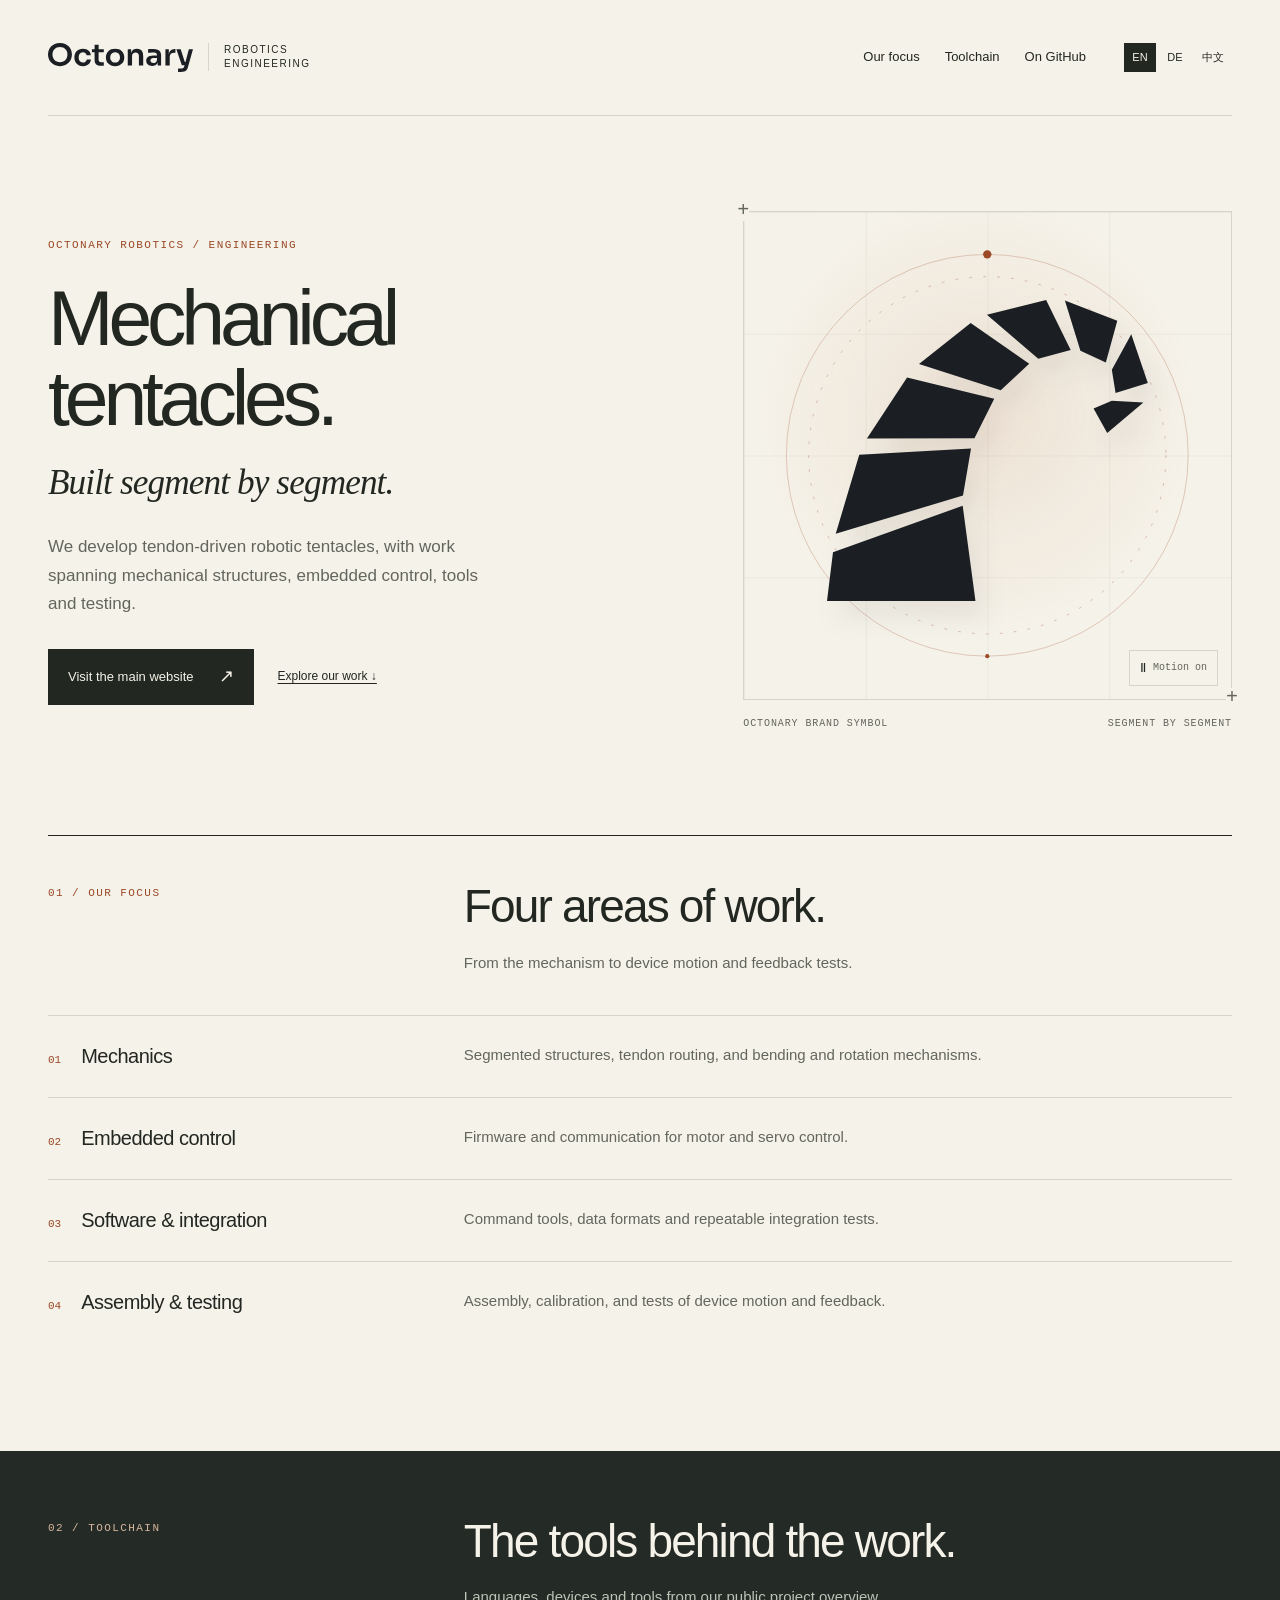
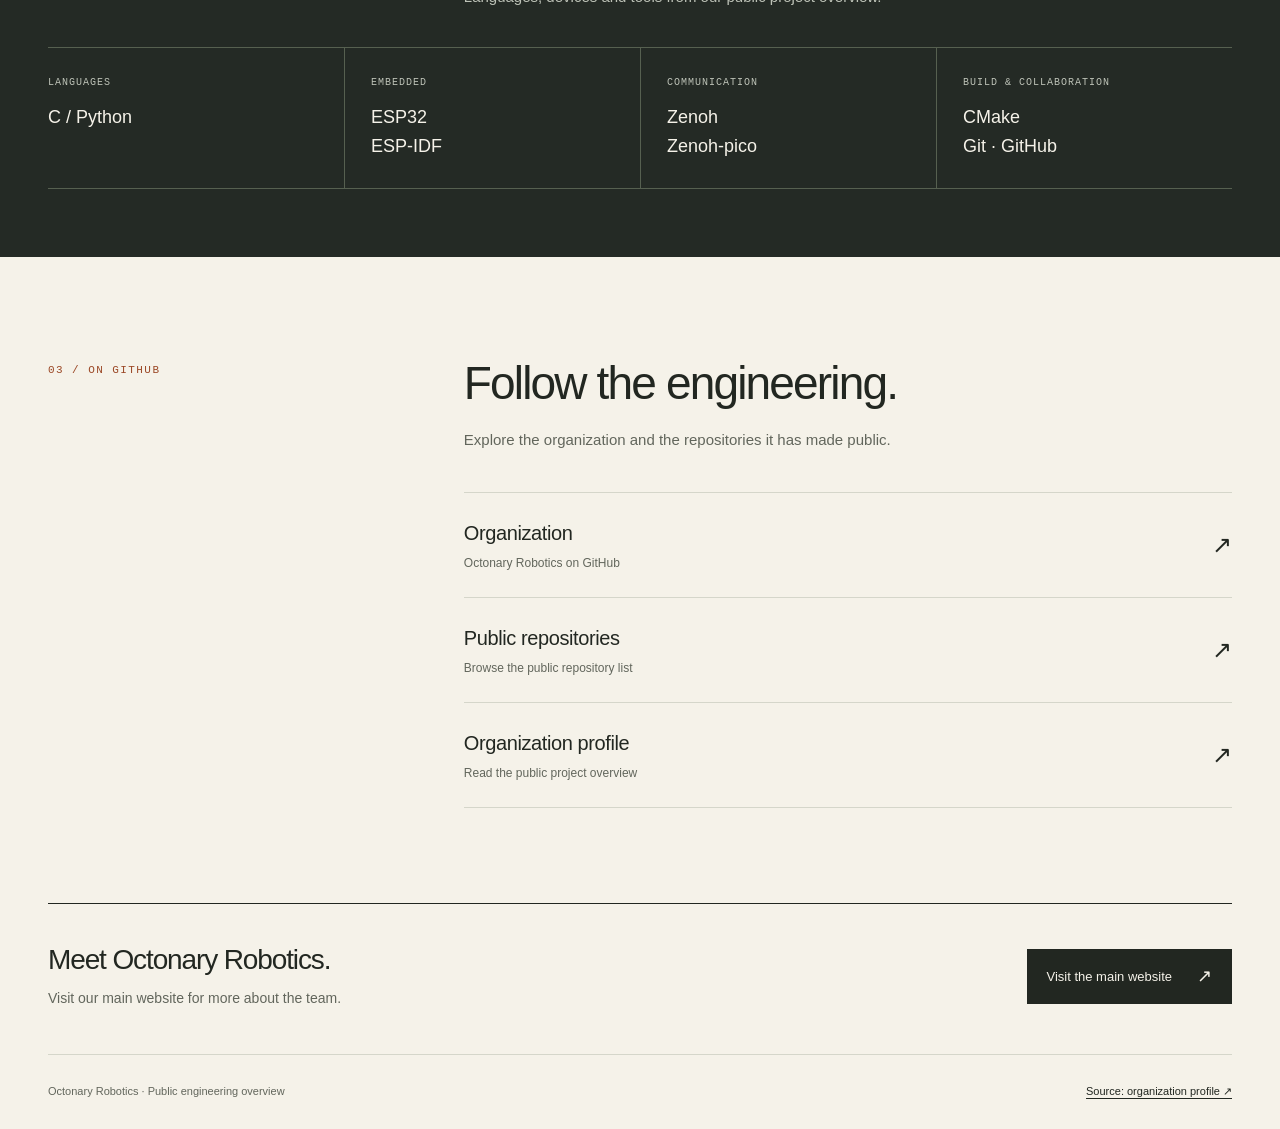
<file: index.html>
<!doctype html>
<html lang="en">
<head>
  <meta charset="utf-8">
  <meta name="viewport" content="width=device-width, initial-scale=1">
  <meta name="msvalidate.01" content="36807EBF68772F6B44A1B313E30A0A6F" />
  <title>Octonary Robotics — Mechanical tentacles</title>
  <meta name="description" content="Octonary Robotics develops tendon-driven robotic tentacles. Explore our work in mechanical structures, embedded control, tools and testing.">
  <meta name="theme-color" content="#f5f2e9">
  <link rel="canonical" href="https://octonary-robotics.github.io/">
  <link rel="alternate" hreflang="en" href="https://octonary-robotics.github.io/">
  <link rel="alternate" hreflang="de" href="https://octonary-robotics.github.io/de.html">
  <link rel="alternate" hreflang="zh-CN" href="https://octonary-robotics.github.io/zh.html">
  <link rel="alternate" hreflang="x-default" href="https://octonary-robotics.github.io/">
  <meta property="og:type" content="website">
  <meta property="og:image" content="https://octonary-robotics.github.io/og-image-1200x630.png">
  <meta name="twitter:card" content="summary_large_image">
  <meta property="og:site_name" content="Octonary Robotics">
  <meta property="og:title" content="Octonary Robotics — Mechanical tentacles">
  <meta property="og:description" content="Octonary Robotics develops tendon-driven robotic tentacles. Explore our work in mechanical structures, embedded control, tools and testing.">
  <meta property="og:url" content="https://octonary-robotics.github.io/">
  <meta property="og:locale" content="en_US">
  <link rel="icon" href="/favicon.svg" type="image/svg+xml">
  <link rel="stylesheet" href="/site.css?v=20261027-motion1">
  <script src="/motion.js?v=20261027-motion1" defer></script>
</head>
<body>
  <a class="skip" href="#content">Skip to content</a>
  <header class="site-header wrap">
    <a class="brand" href="/" aria-label="Octonary Robotics"><img src="/wordmark.svg" width="468" height="97" alt="Octonary"><span>Robotics<br>Engineering</span></a>
    <div class="header-right">
      <nav class="main-nav" aria-label="Main navigation">
        <a href="#focus">Our focus</a><a href="#toolchain">Toolchain</a><a href="#projects">On GitHub</a>
      </nav>
      <nav class="languages" aria-label="Language">
        <a href="/" lang="en" hreflang="en" aria-label="English" aria-current="page">EN</a>
        <a href="/de.html" lang="de" hreflang="de" aria-label="Deutsch">DE</a>
        <a href="/zh.html" lang="zh-CN" hreflang="zh-CN" aria-label="简体中文">中文</a>
      </nav>
    </div>
  </header>
  <main id="content">
    <section class="hero wrap" aria-labelledby="hero-title">
      <div>
        <p class="eyebrow">Octonary Robotics / Engineering</p>
        <h1 id="hero-title"><span>Mechanical</span><span>tentacles.</span></h1>
        <p class="hero-line">Built segment by segment.</p>
        <p class="hero-description">We develop tendon-driven robotic tentacles, with work spanning mechanical structures, embedded control, tools and testing.</p>
        <div class="actions"><a class="button" href="https://octonary-robotics.pages.dev/en/">Visit the main website<b aria-hidden="true">↗</b></a><a class="text-link" href="#focus">Explore our work ↓</a></div>
      </div>
      <figure class="hero-art"><div class="symbol-stage"><div class="kinetic-scene" aria-hidden="true"><svg class="orbit-track" viewBox="0 0 300 300"><circle class="orbit-ring" cx="150" cy="150" r="144"/><circle class="orbit-ring orbit-dashed" cx="150" cy="150" r="128"/><g class="orbit-runner"><circle cx="150" cy="6" r="3"/><circle cx="150" cy="294" r="1.5"/></g></svg><img src="/symbol.svg" width="188" height="176" alt=""></div><div class="scan-window" aria-hidden="true"><i class="scan-line"></i></div><button class="motion-toggle" type="button" hidden><span></span></button></div><figcaption><span>Octonary brand symbol</span><span>Segment by segment</span></figcaption></figure>
    </section>
    <section class="wrap" id="focus" aria-labelledby="focus-title">
      <div class="section-top"><p class="eyebrow">01 / Our focus</p><div><h2 id="focus-title">Four areas of work.</h2><p class="section-description">From the mechanism to device motion and feedback tests.</p></div></div>
      <ol class="focus-list">
        <li class="focus-row"><div class="focus-label"><span aria-hidden="true">01</span><h3>Mechanics</h3></div><p>Segmented structures, tendon routing, and bending and rotation mechanisms.</p></li>
        <li class="focus-row"><div class="focus-label"><span aria-hidden="true">02</span><h3>Embedded control</h3></div><p>Firmware and communication for motor and servo control.</p></li>
        <li class="focus-row"><div class="focus-label"><span aria-hidden="true">03</span><h3>Software &amp; integration</h3></div><p>Command tools, data formats and repeatable integration tests.</p></li>
        <li class="focus-row"><div class="focus-label"><span aria-hidden="true">04</span><h3>Assembly &amp; testing</h3></div><p>Assembly, calibration, and tests of device motion and feedback.</p></li>
      </ol>
    </section>
    <section class="tool-section" id="toolchain" aria-labelledby="tool-title"><div class="wrap">
      <div class="section-top"><p class="eyebrow">02 / Toolchain</p><div><h2 id="tool-title">The tools behind the work.</h2><p class="section-description">Languages, devices and tools from our public project overview.</p></div></div>
      <ul class="tool-list"><li><small>Languages</small><strong>C / Python</strong></li><li><small>Embedded</small><strong>ESP32<br>ESP-IDF</strong></li><li><small>Communication</small><strong>Zenoh<br>Zenoh-pico</strong></li><li><small>Build &amp; collaboration</small><strong>CMake<br>Git · GitHub</strong></li></ul>
    </div></section>
    <section class="projects wrap" id="projects" aria-labelledby="projects-title">
      <div class="section-top"><p class="eyebrow">03 / On GitHub</p><div><h2 id="projects-title">Follow the engineering.</h2><p class="section-description">Explore the organization and the repositories it has made public.</p></div></div>
      <div class="project-links"><a class="project-link" href="https://github.com/octonary-robotics"><span><strong>Organization</strong><small>Octonary Robotics on GitHub</small></span><b aria-hidden="true">↗</b></a><a class="project-link" href="https://github.com/orgs/octonary-robotics/repositories?type=public"><span><strong>Public repositories</strong><small>Browse the public repository list</small></span><b aria-hidden="true">↗</b></a><a class="project-link" href="https://github.com/octonary-robotics/.github"><span><strong>Organization profile</strong><small>Read the public project overview</small></span><b aria-hidden="true">↗</b></a></div>
    </section>
    <section class="main-site wrap" aria-labelledby="more-title"><div><h2 id="more-title">Meet Octonary Robotics.</h2><p>Visit our main website for more about the team.</p></div><a class="button" href="https://octonary-robotics.pages.dev/en/">Visit the main website<b aria-hidden="true">↗</b></a></section>
  </main>
  <footer class="site-footer wrap"><p>Octonary Robotics · Public engineering overview</p><a href="https://github.com/octonary-robotics/.github">Source: organization profile ↗</a></footer>
</body>
</html>
</file>
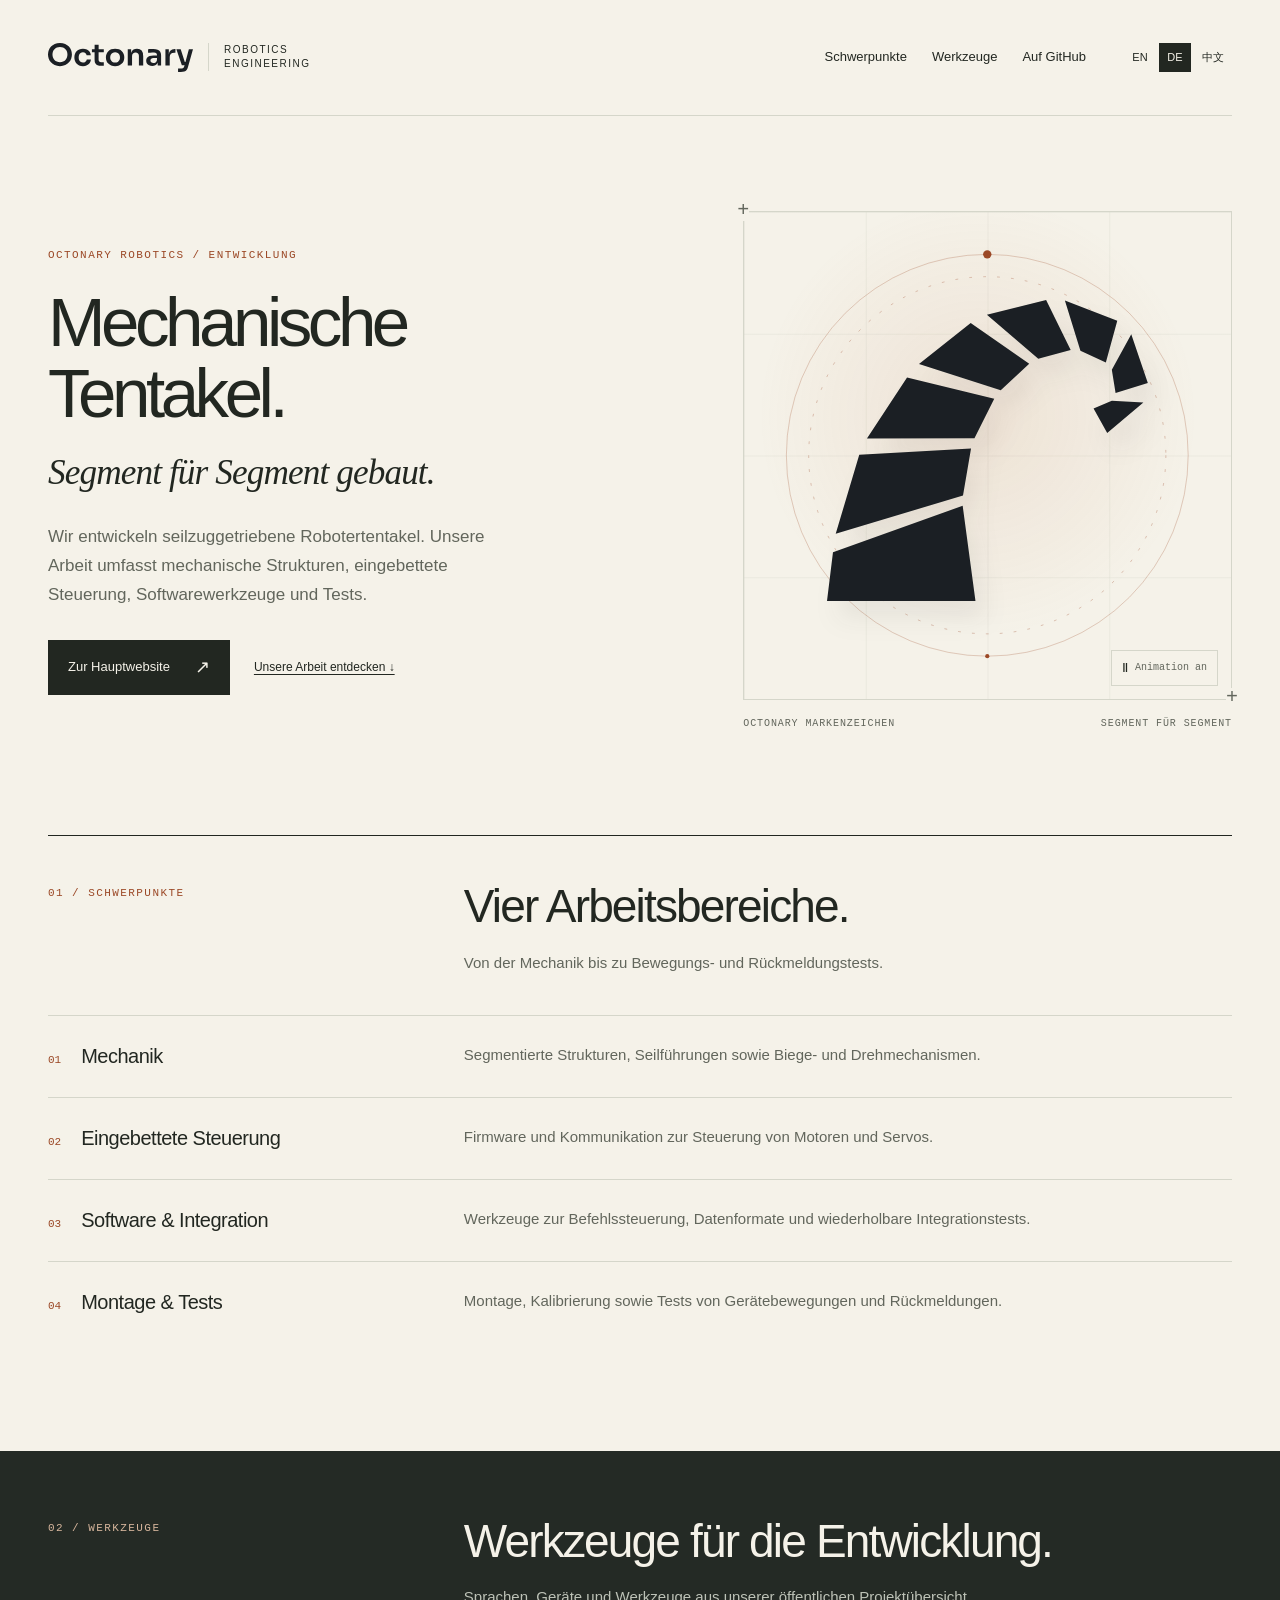
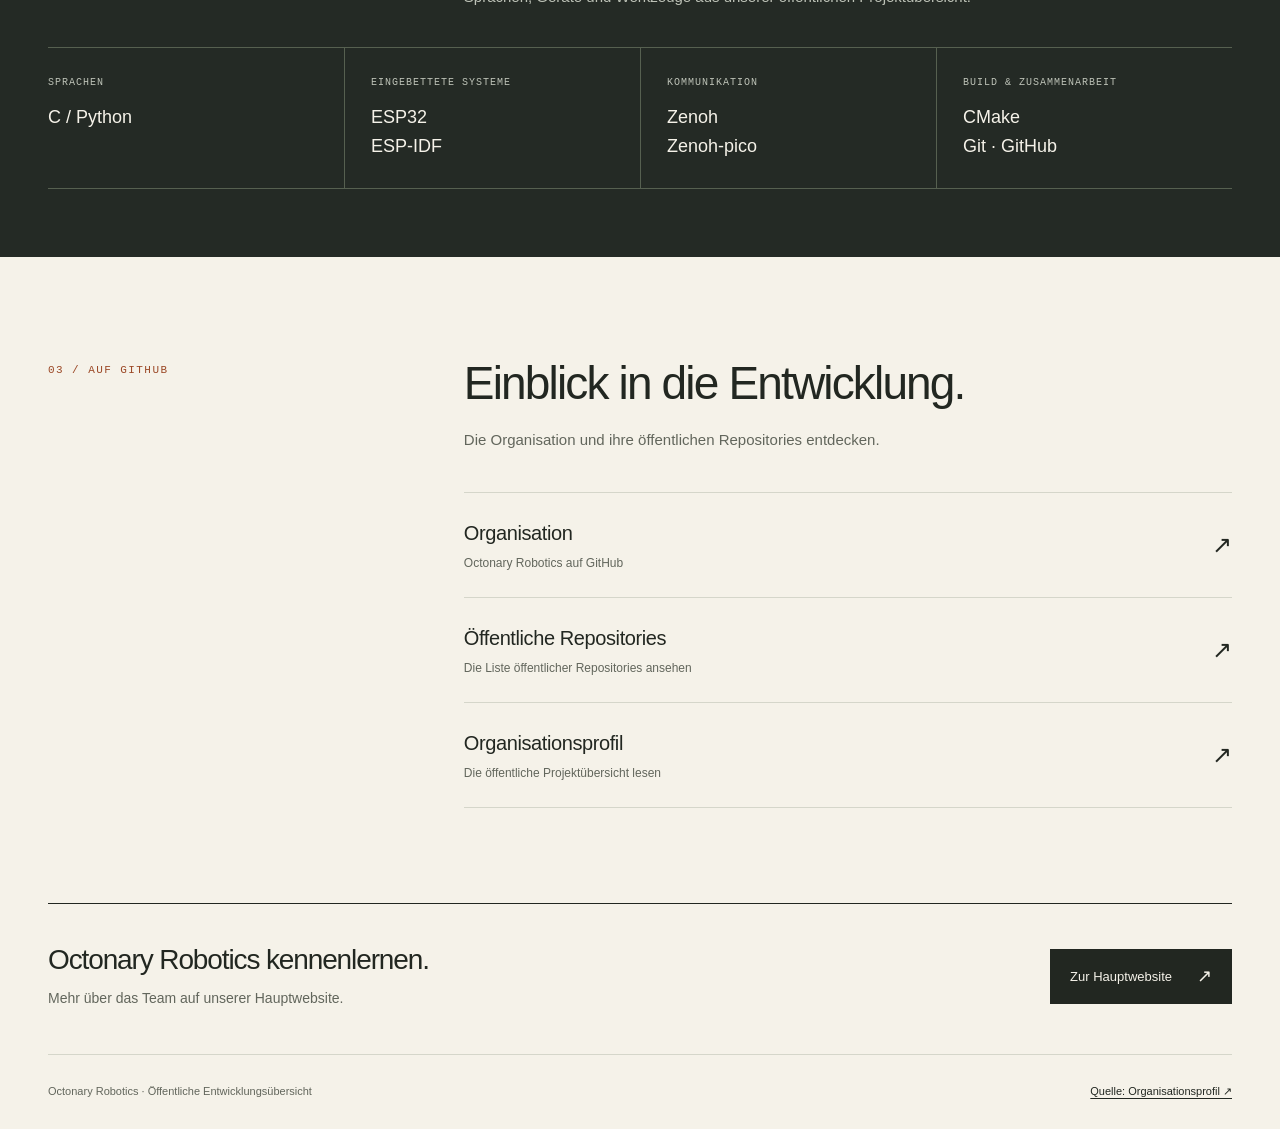
<file: de.html>
<!doctype html>
<html lang="de">
<head>
  <meta charset="utf-8">
  <meta name="viewport" content="width=device-width, initial-scale=1">
  <title>Octonary Robotics — Mechanische Tentakel</title>
  <meta name="description" content="Octonary Robotics entwickelt seilzuggetriebene Robotertentakel. Einblicke in Mechanik, eingebettete Steuerung, Software und Tests.">
  <meta name="theme-color" content="#f5f2e9">
  <link rel="canonical" href="https://octonary-robotics.github.io/de.html">
  <link rel="alternate" hreflang="en" href="https://octonary-robotics.github.io/">
  <link rel="alternate" hreflang="de" href="https://octonary-robotics.github.io/de.html">
  <link rel="alternate" hreflang="zh-CN" href="https://octonary-robotics.github.io/zh.html">
  <link rel="alternate" hreflang="x-default" href="https://octonary-robotics.github.io/">
  <meta property="og:type" content="website">
  <meta property="og:image" content="https://octonary-robotics.github.io/og-image-1200x630.png">
  <meta name="twitter:card" content="summary_large_image">
  <meta property="og:site_name" content="Octonary Robotics">
  <meta property="og:title" content="Octonary Robotics — Mechanische Tentakel">
  <meta property="og:description" content="Octonary Robotics entwickelt seilzuggetriebene Robotertentakel. Einblicke in Mechanik, eingebettete Steuerung, Software und Tests.">
  <meta property="og:url" content="https://octonary-robotics.github.io/de.html">
  <meta property="og:locale" content="de_DE">
  <link rel="icon" href="/favicon.svg" type="image/svg+xml">
  <link rel="stylesheet" href="/site.css?v=20261027-motion1">
  <script src="/motion.js?v=20261027-motion1" defer></script>
</head>
<body>
  <a class="skip" href="#content">Zum Inhalt</a>
  <header class="site-header wrap">
    <a class="brand" href="/de.html" aria-label="Octonary Robotics"><img src="/wordmark.svg" width="468" height="97" alt="Octonary"><span>Robotics<br>Engineering</span></a>
    <div class="header-right">
      <nav class="main-nav" aria-label="Hauptnavigation">
        <a href="#focus">Schwerpunkte</a><a href="#toolchain">Werkzeuge</a><a href="#projects">Auf GitHub</a>
      </nav>
      <nav class="languages" aria-label="Sprache">
        <a href="/" lang="en" hreflang="en" aria-label="English">EN</a>
        <a href="/de.html" lang="de" hreflang="de" aria-label="Deutsch" aria-current="page">DE</a>
        <a href="/zh.html" lang="zh-CN" hreflang="zh-CN" aria-label="简体中文">中文</a>
      </nav>
    </div>
  </header>
  <main id="content">
    <section class="hero wrap" aria-labelledby="hero-title">
      <div>
        <p class="eyebrow">Octonary Robotics / Entwicklung</p>
        <h1 id="hero-title"><span>Mechanische</span><span>Tentakel.</span></h1>
        <p class="hero-line">Segment für Segment gebaut.</p>
        <p class="hero-description">Wir entwickeln seilzuggetriebene Robotertentakel. Unsere Arbeit umfasst mechanische Strukturen, eingebettete Steuerung, Softwarewerkzeuge und Tests.</p>
        <div class="actions"><a class="button" href="https://octonary-robotics.pages.dev/de/">Zur Hauptwebsite<b aria-hidden="true">↗</b></a><a class="text-link" href="#focus">Unsere Arbeit entdecken ↓</a></div>
      </div>
      <figure class="hero-art"><div class="symbol-stage"><div class="kinetic-scene" aria-hidden="true"><svg class="orbit-track" viewBox="0 0 300 300"><circle class="orbit-ring" cx="150" cy="150" r="144"/><circle class="orbit-ring orbit-dashed" cx="150" cy="150" r="128"/><g class="orbit-runner"><circle cx="150" cy="6" r="3"/><circle cx="150" cy="294" r="1.5"/></g></svg><img src="/symbol.svg" width="188" height="176" alt=""></div><div class="scan-window" aria-hidden="true"><i class="scan-line"></i></div><button class="motion-toggle" type="button" hidden><span></span></button></div><figcaption><span>Octonary Markenzeichen</span><span>Segment für Segment</span></figcaption></figure>
    </section>
    <section class="wrap" id="focus" aria-labelledby="focus-title">
      <div class="section-top"><p class="eyebrow">01 / Schwerpunkte</p><div><h2 id="focus-title">Vier Arbeitsbereiche.</h2><p class="section-description">Von der Mechanik bis zu Bewegungs- und Rückmeldungstests.</p></div></div>
      <ol class="focus-list">
        <li class="focus-row"><div class="focus-label"><span aria-hidden="true">01</span><h3>Mechanik</h3></div><p>Segmentierte Strukturen, Seilführungen sowie Biege- und Drehmechanismen.</p></li>
        <li class="focus-row"><div class="focus-label"><span aria-hidden="true">02</span><h3>Eingebettete Steuerung</h3></div><p>Firmware und Kommunikation zur Steuerung von Motoren und Servos.</p></li>
        <li class="focus-row"><div class="focus-label"><span aria-hidden="true">03</span><h3>Software &amp; Integration</h3></div><p>Werkzeuge zur Befehlssteuerung, Datenformate und wiederholbare Integrationstests.</p></li>
        <li class="focus-row"><div class="focus-label"><span aria-hidden="true">04</span><h3>Montage &amp; Tests</h3></div><p>Montage, Kalibrierung sowie Tests von Gerätebewegungen und Rückmeldungen.</p></li>
      </ol>
    </section>
    <section class="tool-section" id="toolchain" aria-labelledby="tool-title"><div class="wrap">
      <div class="section-top"><p class="eyebrow">02 / Werkzeuge</p><div><h2 id="tool-title">Werkzeuge für die Entwicklung.</h2><p class="section-description">Sprachen, Geräte und Werkzeuge aus unserer öffentlichen Projektübersicht.</p></div></div>
      <ul class="tool-list"><li><small>Sprachen</small><strong>C / Python</strong></li><li><small>Eingebettete Systeme</small><strong>ESP32<br>ESP-IDF</strong></li><li><small>Kommunikation</small><strong>Zenoh<br>Zenoh-pico</strong></li><li><small>Build &amp; Zusammenarbeit</small><strong>CMake<br>Git · GitHub</strong></li></ul>
    </div></section>
    <section class="projects wrap" id="projects" aria-labelledby="projects-title">
      <div class="section-top"><p class="eyebrow">03 / Auf GitHub</p><div><h2 id="projects-title">Einblick in die Entwicklung.</h2><p class="section-description">Die Organisation und ihre öffentlichen Repositories entdecken.</p></div></div>
      <div class="project-links"><a class="project-link" href="https://github.com/octonary-robotics"><span><strong>Organisation</strong><small>Octonary Robotics auf GitHub</small></span><b aria-hidden="true">↗</b></a><a class="project-link" href="https://github.com/orgs/octonary-robotics/repositories?type=public"><span><strong>Öffentliche Repositories</strong><small>Die Liste öffentlicher Repositories ansehen</small></span><b aria-hidden="true">↗</b></a><a class="project-link" href="https://github.com/octonary-robotics/.github"><span><strong>Organisationsprofil</strong><small>Die öffentliche Projektübersicht lesen</small></span><b aria-hidden="true">↗</b></a></div>
    </section>
    <section class="main-site wrap" aria-labelledby="more-title"><div><h2 id="more-title">Octonary Robotics kennenlernen.</h2><p>Mehr über das Team auf unserer Hauptwebsite.</p></div><a class="button" href="https://octonary-robotics.pages.dev/de/">Zur Hauptwebsite<b aria-hidden="true">↗</b></a></section>
  </main>
  <footer class="site-footer wrap"><p>Octonary Robotics · Öffentliche Entwicklungsübersicht</p><a href="https://github.com/octonary-robotics/.github">Quelle: Organisationsprofil ↗</a></footer>
</body>
</html>
</file>
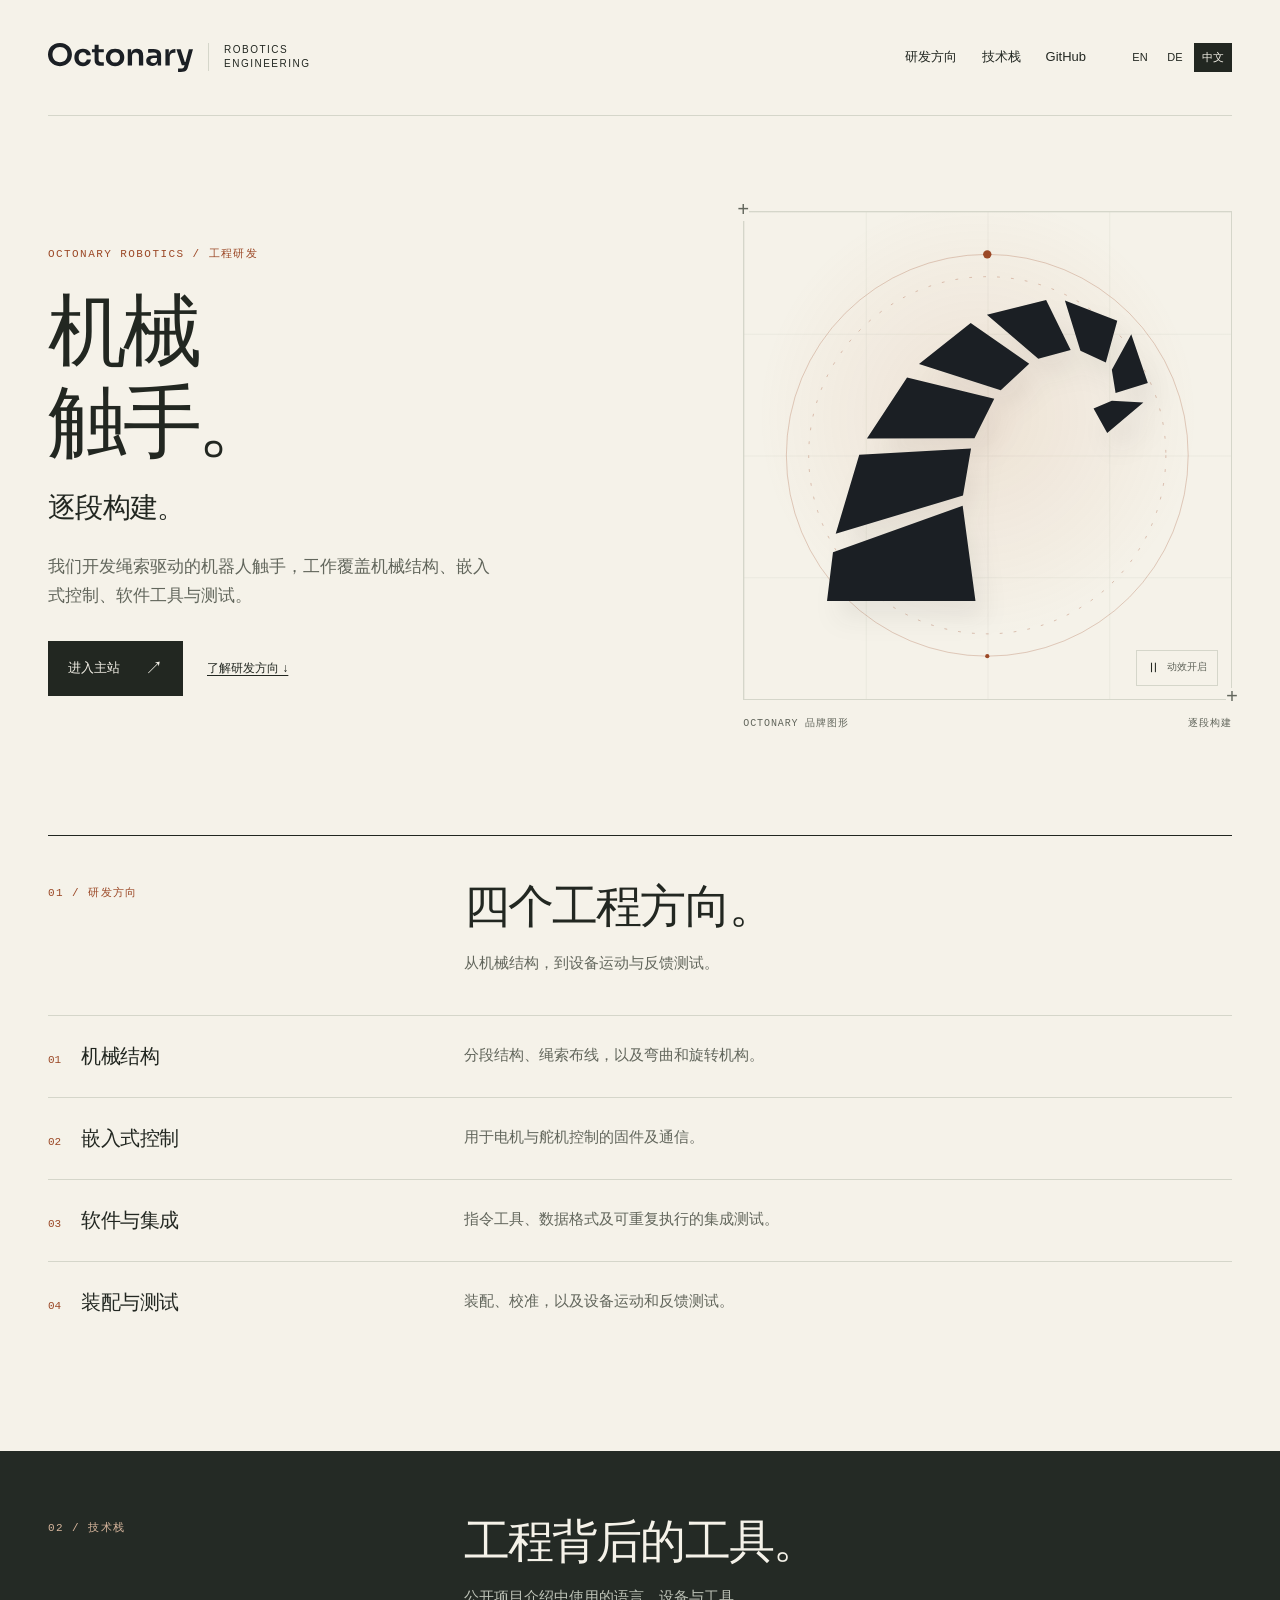
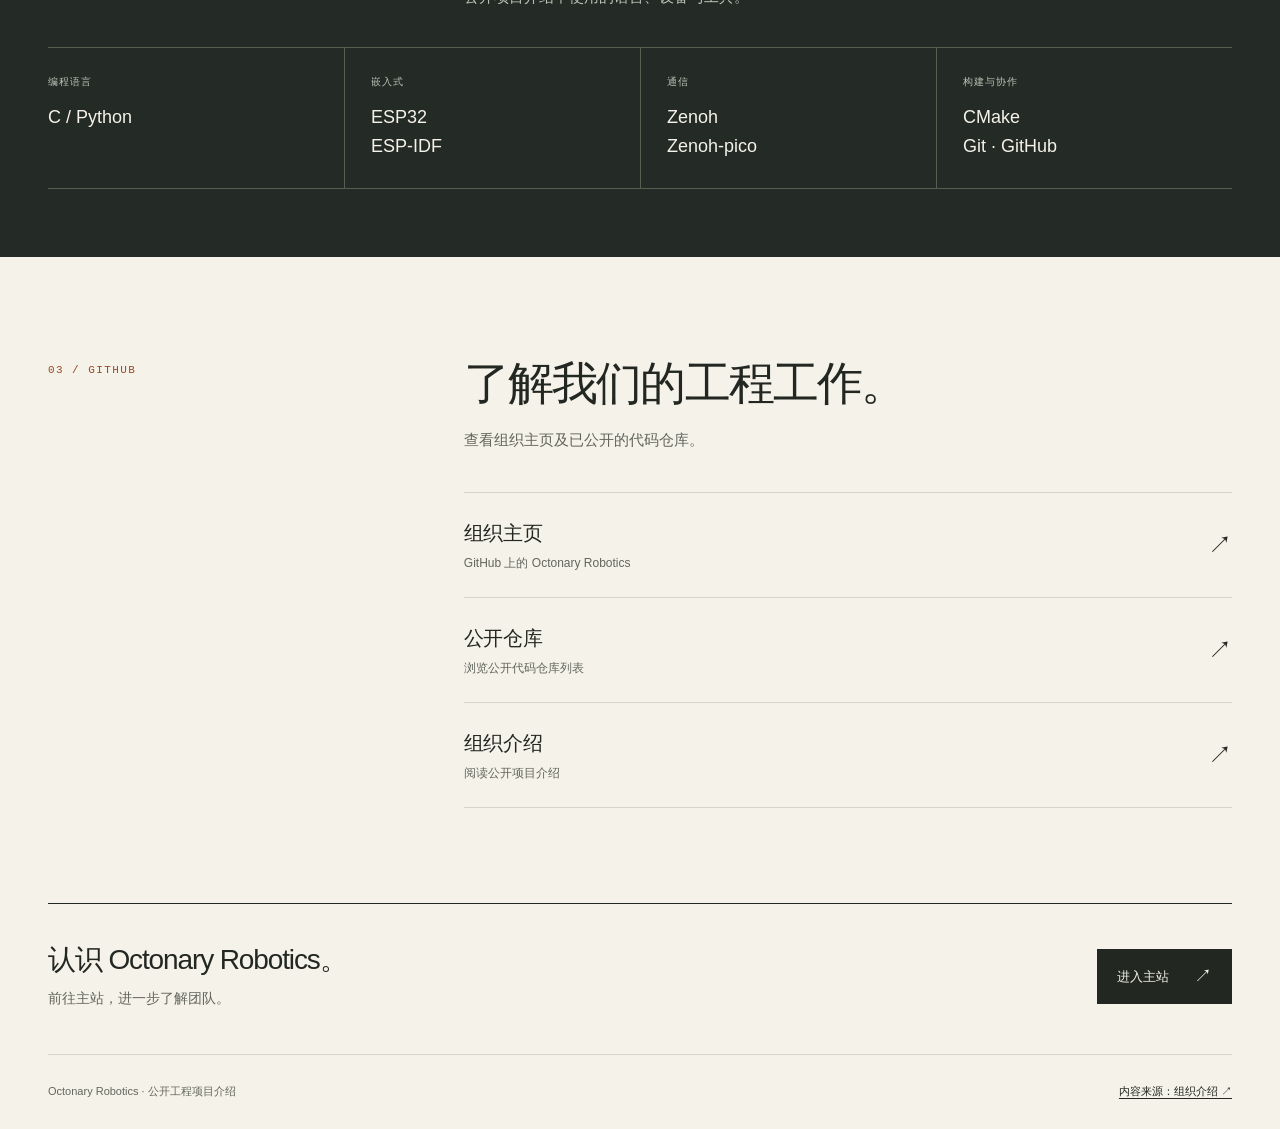
<file: zh.html>
<!doctype html>
<html lang="zh-CN">
<head>
  <meta charset="utf-8">
  <meta name="viewport" content="width=device-width, initial-scale=1">
  <title>Octonary Robotics — 机械触手，逐段构建</title>
  <meta name="description" content="Octonary Robotics 开发绳索驱动的机器人触手。了解机械结构、嵌入式控制、软件工具与测试等工程方向。">
  <meta name="theme-color" content="#f5f2e9">
  <link rel="canonical" href="https://octonary-robotics.github.io/zh.html">
  <link rel="alternate" hreflang="en" href="https://octonary-robotics.github.io/">
  <link rel="alternate" hreflang="de" href="https://octonary-robotics.github.io/de.html">
  <link rel="alternate" hreflang="zh-CN" href="https://octonary-robotics.github.io/zh.html">
  <link rel="alternate" hreflang="x-default" href="https://octonary-robotics.github.io/">
  <meta property="og:type" content="website">
  <meta property="og:image" content="https://octonary-robotics.github.io/og-image-1200x630.png">
  <meta name="twitter:card" content="summary_large_image">
  <meta property="og:site_name" content="Octonary Robotics">
  <meta property="og:title" content="Octonary Robotics — 机械触手，逐段构建">
  <meta property="og:description" content="Octonary Robotics 开发绳索驱动的机器人触手。了解机械结构、嵌入式控制、软件工具与测试等工程方向。">
  <meta property="og:url" content="https://octonary-robotics.github.io/zh.html">
  <meta property="og:locale" content="zh_CN">
  <link rel="icon" href="/favicon.svg" type="image/svg+xml">
  <link rel="stylesheet" href="/site.css?v=20261027-motion1">
  <script src="/motion.js?v=20261027-motion1" defer></script>
</head>
<body>
  <a class="skip" href="#content">跳至正文</a>
  <header class="site-header wrap">
    <a class="brand" href="/zh.html" aria-label="Octonary Robotics"><img src="/wordmark.svg" width="468" height="97" alt="Octonary"><span>Robotics<br>Engineering</span></a>
    <div class="header-right">
      <nav class="main-nav" aria-label="主导航">
        <a href="#focus">研发方向</a><a href="#toolchain">技术栈</a><a href="#projects">GitHub</a>
      </nav>
      <nav class="languages" aria-label="语言">
        <a href="/" lang="en" hreflang="en" aria-label="English">EN</a>
        <a href="/de.html" lang="de" hreflang="de" aria-label="Deutsch">DE</a>
        <a href="/zh.html" lang="zh-CN" hreflang="zh-CN" aria-label="简体中文" aria-current="page">中文</a>
      </nav>
    </div>
  </header>
  <main id="content">
    <section class="hero wrap" aria-labelledby="hero-title">
      <div>
        <p class="eyebrow">Octonary Robotics / 工程研发</p>
        <h1 id="hero-title"><span>机械</span><span>触手。</span></h1>
        <p class="hero-line">逐段构建。</p>
        <p class="hero-description">我们开发绳索驱动的机器人触手，工作覆盖机械结构、嵌入式控制、软件工具与测试。</p>
        <div class="actions"><a class="button" href="https://octonary-robotics.pages.dev/">进入主站<b aria-hidden="true">↗</b></a><a class="text-link" href="#focus">了解研发方向 ↓</a></div>
      </div>
      <figure class="hero-art"><div class="symbol-stage"><div class="kinetic-scene" aria-hidden="true"><svg class="orbit-track" viewBox="0 0 300 300"><circle class="orbit-ring" cx="150" cy="150" r="144"/><circle class="orbit-ring orbit-dashed" cx="150" cy="150" r="128"/><g class="orbit-runner"><circle cx="150" cy="6" r="3"/><circle cx="150" cy="294" r="1.5"/></g></svg><img src="/symbol.svg" width="188" height="176" alt=""></div><div class="scan-window" aria-hidden="true"><i class="scan-line"></i></div><button class="motion-toggle" type="button" hidden><span></span></button></div><figcaption><span>Octonary 品牌图形</span><span>逐段构建</span></figcaption></figure>
    </section>
    <section class="wrap" id="focus" aria-labelledby="focus-title">
      <div class="section-top"><p class="eyebrow">01 / 研发方向</p><div><h2 id="focus-title">四个工程方向。</h2><p class="section-description">从机械结构，到设备运动与反馈测试。</p></div></div>
      <ol class="focus-list">
        <li class="focus-row"><div class="focus-label"><span aria-hidden="true">01</span><h3>机械结构</h3></div><p>分段结构、绳索布线，以及弯曲和旋转机构。</p></li>
        <li class="focus-row"><div class="focus-label"><span aria-hidden="true">02</span><h3>嵌入式控制</h3></div><p>用于电机与舵机控制的固件及通信。</p></li>
        <li class="focus-row"><div class="focus-label"><span aria-hidden="true">03</span><h3>软件与集成</h3></div><p>指令工具、数据格式及可重复执行的集成测试。</p></li>
        <li class="focus-row"><div class="focus-label"><span aria-hidden="true">04</span><h3>装配与测试</h3></div><p>装配、校准，以及设备运动和反馈测试。</p></li>
      </ol>
    </section>
    <section class="tool-section" id="toolchain" aria-labelledby="tool-title"><div class="wrap">
      <div class="section-top"><p class="eyebrow">02 / 技术栈</p><div><h2 id="tool-title">工程背后的工具。</h2><p class="section-description">公开项目介绍中使用的语言、设备与工具。</p></div></div>
      <ul class="tool-list"><li><small>编程语言</small><strong>C / Python</strong></li><li><small>嵌入式</small><strong>ESP32<br>ESP-IDF</strong></li><li><small>通信</small><strong>Zenoh<br>Zenoh-pico</strong></li><li><small>构建与协作</small><strong>CMake<br>Git · GitHub</strong></li></ul>
    </div></section>
    <section class="projects wrap" id="projects" aria-labelledby="projects-title">
      <div class="section-top"><p class="eyebrow">03 / GitHub</p><div><h2 id="projects-title">了解我们的工程工作。</h2><p class="section-description">查看组织主页及已公开的代码仓库。</p></div></div>
      <div class="project-links"><a class="project-link" href="https://github.com/octonary-robotics"><span><strong>组织主页</strong><small>GitHub 上的 Octonary Robotics</small></span><b aria-hidden="true">↗</b></a><a class="project-link" href="https://github.com/orgs/octonary-robotics/repositories?type=public"><span><strong>公开仓库</strong><small>浏览公开代码仓库列表</small></span><b aria-hidden="true">↗</b></a><a class="project-link" href="https://github.com/octonary-robotics/.github"><span><strong>组织介绍</strong><small>阅读公开项目介绍</small></span><b aria-hidden="true">↗</b></a></div>
    </section>
    <section class="main-site wrap" aria-labelledby="more-title"><div><h2 id="more-title">认识 Octonary Robotics。</h2><p>前往主站，进一步了解团队。</p></div><a class="button" href="https://octonary-robotics.pages.dev/">进入主站<b aria-hidden="true">↗</b></a></section>
  </main>
  <footer class="site-footer wrap"><p>Octonary Robotics · 公开工程项目介绍</p><a href="https://github.com/octonary-robotics/.github">内容来源：组织介绍 ↗</a></footer>
</body>
</html>
</file>
<file: site.css>
@charset "UTF-8";

:root {
  color-scheme: light;
  --paper: #f5f2e9;
  --ink: #222721;
  --muted: #62665c;
  --line: #d5d6ca;
  --accent: #9b4826;
  --dark: #242a25;
  font-family: "Segoe UI", Inter, Arial, "PingFang SC", "Microsoft YaHei", sans-serif;
  font-synthesis: none;
  color: var(--ink);
  background: var(--paper);
  scroll-behavior: smooth;
  scroll-padding-top: 2rem;
}

* { box-sizing: border-box; }
body { margin: 0; line-height: 1.6; }
img, svg { display: block; max-width: 100%; }
a { color: inherit; text-decoration-thickness: 1px; text-underline-offset: .25em; }
a:hover { text-decoration-color: var(--accent); }
button, a { -webkit-tap-highlight-color: transparent; }
a:focus-visible { outline: 3px solid var(--accent); outline-offset: 5px; border-radius: 2px; }
::selection { color: var(--paper); background: var(--accent); }
.wrap { width: min(1200px, calc(100% - 96px)); margin-inline: auto; }
.skip { position: absolute; top: -80px; left: 20px; z-index: 10; padding: 12px 18px; background: var(--ink); color: var(--paper); }
.skip:focus { top: 12px; }
.site-header { min-height: 116px; display: flex; align-items: center; justify-content: space-between; gap: 28px; border-bottom: 1px solid var(--line); }
.brand { display: inline-flex; align-items: center; gap: 15px; text-decoration: none; flex: 0 0 auto; }
.brand img { width: 145px; height: auto; }
.brand span { border-left: 1px solid var(--line); padding-left: 15px; font-size: 10px; line-height: 1.4; letter-spacing: .15em; text-transform: uppercase; }
.header-right, .main-nav, .languages { display: flex; align-items: center; }
.header-right { gap: 38px; }
.main-nav { gap: 25px; font-size: 13px; }
.main-nav a, .languages a { text-decoration: none; padding-block: 10px; }
.main-nav a:hover { text-decoration: underline; }
.languages { gap: 3px; }
.languages a { padding: 6px 8px; min-width: 32px; text-align: center; font-size: 11px; line-height: 1.5; }
.languages a[aria-current="page"] { background: var(--ink); color: var(--paper); }
.languages a:not([aria-current]):hover { background: #e7e7db; }
.eyebrow { margin: 0 0 24px; color: var(--accent); font: 11px/1.5 Consolas, "Liberation Mono", monospace; letter-spacing: .13em; text-transform: uppercase; }
.hero { display: grid; grid-template-columns: minmax(0, 1.3fr) minmax(0, 1fr); align-items: center; gap: 60px; padding-block: 95px 104px; }
.hero h1 { margin: 0; max-width: 740px; font-size: clamp(52px, 6.15vw, 82px); font-weight: 520; letter-spacing: -.065em; line-height: 1.02; }
.hero h1 span { display: block; }
.hero-line { max-width: 540px; margin: 24px 0 0; font-family: Georgia, "Times New Roman", serif; font-size: clamp(26px, 2.75vw, 36px); font-style: italic; line-height: 1.18; letter-spacing: -.025em; }
.hero-description { max-width: 445px; margin: 29px 0 30px; color: var(--muted); font-size: 17px; line-height: 1.7; }
.actions { display: flex; flex-wrap: wrap; align-items: center; gap: 16px 24px; }
.button { display: inline-flex; gap: 25px; justify-content: space-between; align-items: center; max-width: 100%; padding: 15px 20px; background: var(--ink); color: var(--paper); font-size: 13px; text-decoration: none; line-height: 1.4; }
.button:hover { background: var(--accent); }
.button b { font-size: 18px; font-weight: 400; }
.text-link { font-size: 12px; }
.hero-art { margin: 0; align-self: stretch; display: flex; flex-direction: column; justify-content: center; min-width: 0; }
.symbol-stage { aspect-ratio: 1; display: grid; place-items: center; position: relative; border: 1px solid var(--line); background-image: linear-gradient(#d5d6ca55 1px, transparent 1px), linear-gradient(90deg, #d5d6ca55 1px, transparent 1px); background-size: 25% 25%; }
.symbol-stage::before, .symbol-stage::after { content: "+"; position: absolute; color: var(--muted); font: 20px/1 monospace; background: var(--paper); }
.symbol-stage::before { top: -11px; left: -7px; }
.symbol-stage::after { bottom: -9px; right: -7px; }
.symbol-stage img { width: 72%; height: auto; margin-top: -2%; }
.hero-art figcaption { display: flex; justify-content: space-between; gap: 16px; margin-top: 16px; font: 10px/1.5 Consolas, "Liberation Mono", monospace; color: var(--muted); letter-spacing: .09em; text-transform: uppercase; }
.section-top { display: grid; grid-template-columns: 1fr 2.1fr; gap: 50px; padding-block: 44px 40px; border-top: 1px solid var(--ink); }
.section-top .eyebrow { margin: 5px 0 0; }
h2 { margin: 0; font-size: clamp(31px, 3.7vw, 46px); font-weight: 500; letter-spacing: -.04em; line-height: 1.17; }
.section-description { color: var(--muted); max-width: 540px; margin: 17px 0 0; font-size: 15px; }
.focus-list { padding: 0; margin: 0 0 108px; list-style: none; }
.focus-row { display: grid; grid-template-columns: 1fr 2.1fr; gap: 50px; padding-block: 27px; border-top: 1px solid var(--line); }
.focus-label { display: flex; align-items: baseline; gap: 20px; }
.focus-label span { color: var(--accent); font: 11px/1.5 Consolas, "Liberation Mono", monospace; }
.focus-row h3 { font-size: 20px; font-weight: 500; letter-spacing: -.025em; margin: 0; line-height: 1.35; }
.focus-row p { margin: 0; color: var(--muted); max-width: 575px; font-size: 15px; }
.tool-section { background: var(--dark); color: var(--paper); padding-block: 64px 68px; }
.tool-section .section-top { border: 0; padding: 0 0 38px; }
.tool-section .eyebrow { color: #d7b69d; }
.tool-section .section-description { color: #bdc2b7; }
.tool-list { display: grid; grid-template-columns: repeat(4, minmax(0, 1fr)); padding: 0; margin: 0; list-style: none; border-block: 1px solid #566050; }
.tool-list li { min-width: 0; padding: 27px 22px 27px 0; }
.tool-list li + li { padding-left: 26px; border-left: 1px solid #566050; }
.tool-list small { display: block; color: #bdc2b7; font: 10px/1.5 Consolas, "Liberation Mono", monospace; letter-spacing: .1em; text-transform: uppercase; margin-bottom: 13px; }
.tool-list strong { font-size: 18px; font-weight: 450; line-height: 1.6; }
.projects { padding-block: 100px 95px; }
.projects .section-top { border: 0; padding-top: 0; }
.project-links { margin-left: calc((100% - 50px) / 3.1 + 50px); }
.project-link { display: flex; align-items: center; justify-content: space-between; gap: 24px; padding: 24px 0; border-top: 1px solid var(--line); text-decoration: none; }
.project-link:last-child { border-bottom: 1px solid var(--line); }
.project-link strong { display: block; font-size: 20px; font-weight: 500; letter-spacing: -.02em; }
.project-link small { display: block; margin-top: 5px; font-size: 12px; color: var(--muted); }
.project-link b { font-size: 24px; font-weight: 400; transition: transform .18s ease; }
.project-link:hover b { transform: translate(3px, -3px); }
.main-site { display: flex; align-items: center; justify-content: space-between; gap: 40px; border-top: 1px solid var(--ink); padding-block: 40px 45px; }
.main-site h2 { font-size: 28px; }
.main-site p { margin: 10px 0 0; color: var(--muted); font-size: 14px; }
.site-footer { border-top: 1px solid var(--line); padding-block: 28px; display: flex; align-items: center; justify-content: space-between; gap: 20px; color: var(--muted); font-size: 11px; }
.site-footer p { margin: 0; }
.site-footer a { color: var(--ink); }
html[lang="zh-CN"] .hero h1 { letter-spacing: -.055em; line-height: 1.15; }
html[lang="zh-CN"] .hero-line { font-style: normal; font-family: inherit; font-weight: 300; font-size: 28px; }
html[lang="de"] .hero h1 { font-size: clamp(44px, 5.4vw, 72px); }
html[lang="de"] .hero-line { max-width: 400px; }

@media (max-width: 1000px) {
  .wrap { width: calc(100% - 56px); }
  .brand span { display: none; }
  .header-right { gap: 22px; }
  .main-nav { gap: 18px; }
  .hero { gap: 36px; padding-block: 72px 82px; }
  .hero h1 { font-size: 62px; }
  .hero-description { font-size: 15px; }
  .section-top, .focus-row { grid-template-columns: 1fr 1.8fr; gap: 30px; }
  .project-links { margin-left: calc((100% - 30px) / 2.8 + 30px); }
  .tool-list strong { font-size: 16px; }
}

@media (max-width: 740px) {
  .wrap { width: calc(100% - 40px); }
  .site-header { min-height: 90px; flex-wrap: wrap; gap: 0; padding-block: 18px 13px; }
  .brand img { width: 125px; }
  .header-right { display: contents; }
  .languages { order: 1; }
  .main-nav { order: 2; width: 100%; margin-top: 10px; padding-top: 7px; border-top: 1px solid var(--line); gap: 25px; font-size: 12px; }
  .main-nav a { padding-block: 6px; }
  .hero { grid-template-columns: 1fr; gap: 42px; padding-block: 47px 60px; }
  .hero h1 { font-size: clamp(48px, 12vw, 72px); }
  html[lang="de"] .hero h1 { font-size: clamp(40px, 10.1vw, 65px); }
  .hero .eyebrow { margin-bottom: 20px; }
  .hero-line { font-size: 28px; margin-top: 17px; }
  .hero-description { max-width: 480px; margin-block: 22px 26px; }
  .hero-art { max-width: 440px; width: 100%; }
  .symbol-stage { aspect-ratio: 1.25; }
  .symbol-stage img { width: 58%; }
  .section-top { grid-template-columns: 1fr; gap: 18px; padding-block: 30px; }
  .section-top .eyebrow { margin: 0; }
  .focus-row { grid-template-columns: 1fr; gap: 13px; padding-block: 25px; }
  .focus-list { margin-bottom: 60px; }
  .focus-label { gap: 15px; }
  .focus-row p { padding-left: 29px; }
  .tool-section { padding-block: 39px 45px; }
  .tool-section .section-top { padding-bottom: 28px; }
  .tool-list { grid-template-columns: 1fr 1fr; }
  .tool-list li { padding: 22px 12px 22px 0; }
  .tool-list li + li { padding-left: 18px; }
  .tool-list li:nth-child(3) { padding-left: 0; border-left: 0; }
  .tool-list li:nth-child(n+3) { border-top: 1px solid #566050; }
  .tool-list strong { font-size: 17px; }
  .projects { padding-block: 60px; }
  .project-links { margin-left: 0; }
  .project-link strong { font-size: 18px; }
  .main-site { align-items: flex-start; flex-direction: column; gap: 22px; padding-block: 30px 35px; }
  .main-site h2 { font-size: 26px; }
  .site-footer { align-items: flex-start; flex-direction: column; gap: 9px; padding-block: 22px; }
}

@media (prefers-reduced-motion: reduce) {
  :root { scroll-behavior: auto; }
  *, *::before, *::after { transition: none !important; }
}

/* Optional motion layer. All text and navigation work without JavaScript. */
.symbol-stage { isolation: isolate; perspective: 850px; }
.symbol-stage::before, .symbol-stage::after { z-index: 3; }
.kinetic-scene {
  position: absolute; inset: 0; display: grid; place-items: center;
  transform: rotateX(var(--tilt-x, 0deg)) rotateY(var(--tilt-y, 0deg));
  transition: transform .45s cubic-bezier(.2,.7,.2,1);
  pointer-events: none;
}
.kinetic-scene::before {
  content: ""; position: absolute; inset: 0;
  background: radial-gradient(circle at var(--light-x, 48%) var(--light-y, 42%), #b9673526, transparent 58%);
  opacity: .75;
}
.symbol-stage .kinetic-scene > img {
  position: relative; z-index: 2; width: 66%;
  filter: drop-shadow(10px 18px 12px #22272110);
  transform-origin: 28% 88%;
}
.orbit-track { position: absolute; inset: 7%; width: 86%; height: 86%; overflow: visible; color: var(--accent); }
.orbit-ring { fill: none; stroke: currentColor; stroke-width: .6; opacity: .3; }
.orbit-dashed { stroke-dasharray: 2 8; opacity: .36; }
.orbit-runner { transform-origin: 150px 150px; }
.orbit-runner circle { fill: var(--accent); }
.scan-window { position: absolute; inset: 0; overflow: hidden; pointer-events: none; }
.scan-line {
  position: absolute; z-index: 1; inset: 0 0 auto; height: 2px; opacity: 0;
  background: linear-gradient(90deg, transparent, #9b482666 40%, #9b4826 60%, transparent);
  box-shadow: 0 -12px 30px 12px #b967350d;
}
.motion-toggle {
  position: absolute; z-index: 4; bottom: 13px; right: 13px;
  display: inline-flex; align-items: center; gap: 7px;
  min-height: 36px; padding: 7px 10px; border: 1px solid var(--line);
  background: var(--paper); color: var(--muted); cursor: pointer;
  font: 10px/1.3 Consolas, "Liberation Mono", monospace;
}
.motion-toggle[hidden] { display: none; }
.motion-toggle::before { content: "Ⅱ"; font: 13px/1 Arial, sans-serif; color: var(--ink); }
.motion-toggle[aria-pressed="false"]::before { content: "▷"; }
.motion-toggle:focus-visible { outline: 3px solid var(--accent); outline-offset: 4px; }
.motion-toggle:hover { border-color: var(--accent); color: var(--ink); }

html[data-motion="on"] .kinetic-scene > img { animation: symbol-breathe 7s ease-in-out infinite; }
html[data-motion="on"] .orbit-runner { animation: orbit-travel 24s linear infinite; }
html[data-motion="on"] .scan-line { animation: scan-pass 5s ease-in-out infinite; }
html[data-hero-visible="false"] .kinetic-scene *,
html[data-page-hidden="true"] .kinetic-scene *,
html[data-hero-visible="false"] .kinetic-scene > img,
html[data-page-hidden="true"] .kinetic-scene > img,
html[data-hero-visible="false"] .scan-line,
html[data-page-hidden="true"] .scan-line { animation-play-state: paused; }

.button { position: relative; overflow: hidden; transition: background .25s, box-shadow .3s, transform .3s; }
.button::before {
  content: ""; position: absolute; inset: 0; pointer-events: none;
  background: linear-gradient(110deg, transparent 25%, #ffffff25 50%, transparent 75%);
  transform: translateX(-130%); transition: transform .65s;
}
.button b { transition: transform .3s; }
.button:is(:hover, :focus-visible) { transform: translateY(-2px); box-shadow: 0 8px 20px #22272118; }
.button:is(:hover, :focus-visible)::before { transform: translateX(130%); }
.button:is(:hover, :focus-visible) b, .project-link:focus-visible b { transform: translate(3px, -3px); }
.main-nav a { position: relative; }
.main-nav a::after { content: ""; position: absolute; left: 0; right: 0; bottom: 5px; height: 1px; background: var(--accent); transform: scaleX(0); transform-origin: left; transition: transform .25s; }
.main-nav a:is(:hover, :focus-visible) { text-decoration: none; }
.main-nav a:is(:hover, :focus-visible)::after { transform: scaleX(1); }
.project-link { position: relative; transition: padding .3s, background .3s; }
.project-link:is(:hover, :focus-visible) { padding-inline: 14px; background: #e7e7db66; }
.focus-row { transition: border-color .3s; }
.focus-row:hover { border-top-color: var(--accent); }

@keyframes symbol-breathe {
  0%, 100% { transform: translateY(0) rotate(-1deg); }
  50% { transform: translateY(-7px) rotate(1deg); }
}
@keyframes orbit-travel { to { transform: rotate(360deg); } }
@keyframes scan-pass {
  0%, 8% { top: 6%; opacity: 0; }
  20% { opacity: .55; }
  66% { opacity: .45; }
  80%, 100% { top: 94%; opacity: 0; }
}

@media (max-width: 740px) {
  .symbol-stage .kinetic-scene > img { width: 54%; }
  .orbit-track { inset: 5% 14%; width: 72%; height: 90%; }
  .motion-toggle { bottom: 9px; right: 9px; min-height: 40px; }
  .project-link:is(:hover, :focus-visible) { padding-inline: 7px; }
}
@media (hover: none), (pointer: coarse) {
  .kinetic-scene { transform: none; }
}
html[data-motion="off"] { scroll-behavior: auto; }
html[data-motion="off"] .kinetic-scene { transform: none; }
html[data-motion="off"] .button,
html[data-motion="off"] .button::before,
html[data-motion="off"] .button b,
html[data-motion="off"] .project-link,
html[data-motion="off"] .project-link b,
html[data-motion="off"] .main-nav a::after { transition: none; transform: none; }
html[data-motion="off"] .button::before { display: none; }
@media (prefers-reduced-motion: reduce) {
  *, *::before, *::after { animation: none !important; transition: none !important; }
  .kinetic-scene, .kinetic-scene > img, .button, .button b, .project-link b { transform: none !important; }
  .scan-line, .button::before { display: none; }
}
</file>
